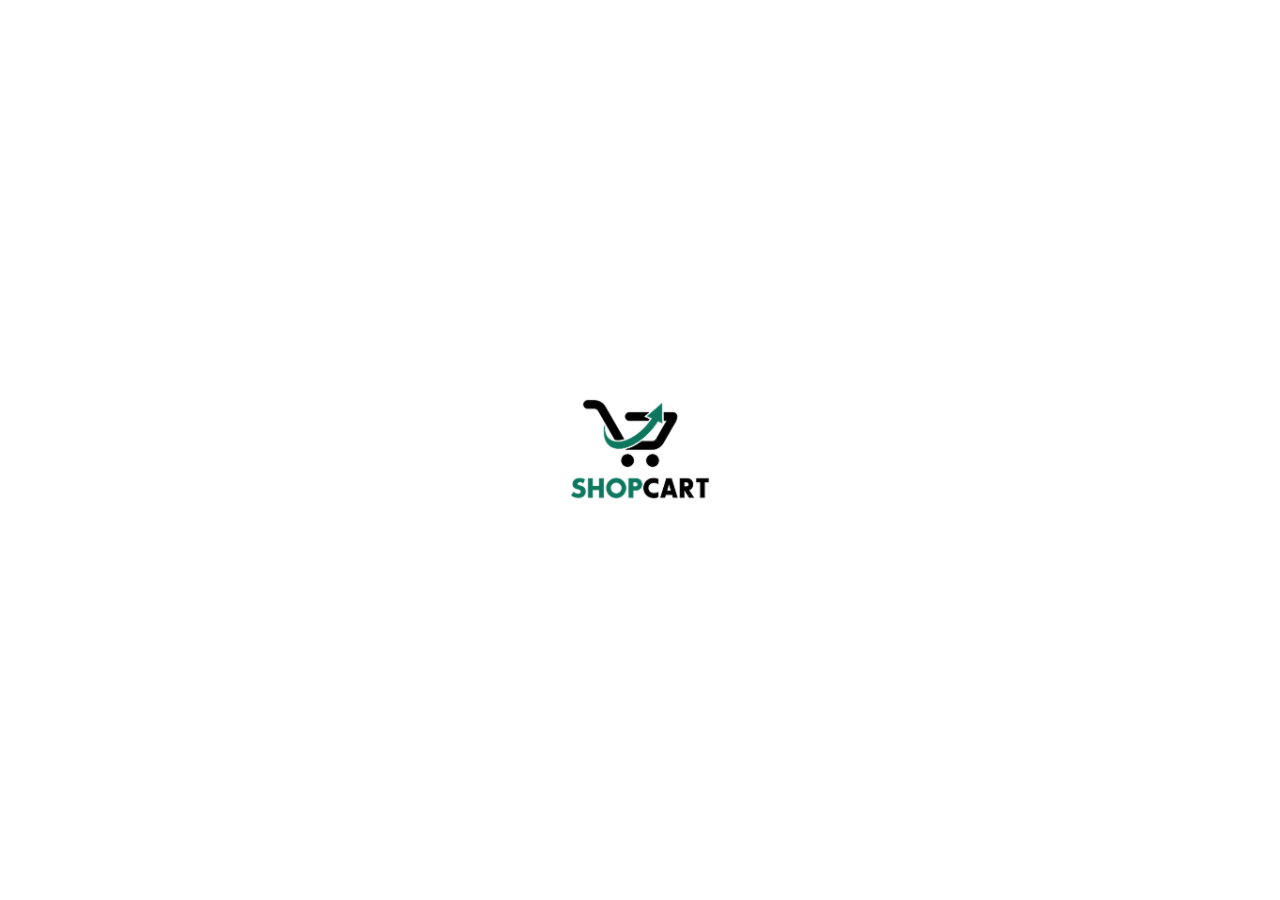
<file: index.html>
<!DOCTYPE html>
<html lang="en">

<head>
    <meta charset="UTF-8">
    <meta name="viewport" content="width=device-width, initial-scale=1.0">
    <title>Shopcart</title>
    <link rel="stylesheet" href="style.css">
</head>

<body>
    <div class="box">
        <img src="image/shopcart_logo_green_black 1 (1).png" alt="" Shopcart logo ">

    </div>
</body>

</html>
</file>
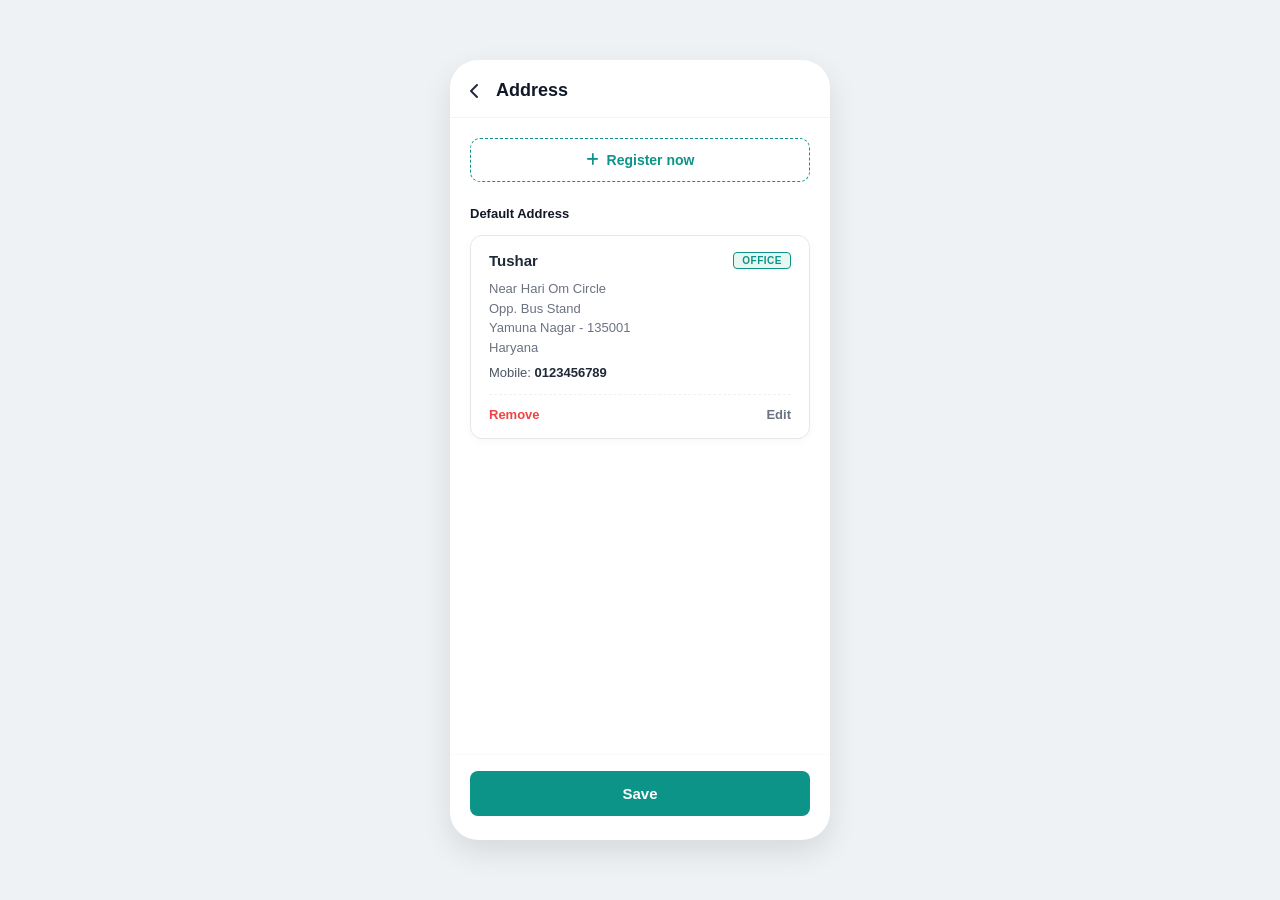
<file: address.html>
<!DOCTYPE html>
<html lang="en">

<head>
    <meta charset="UTF-8" />
    <meta name="viewport" content="width=device-width, initial-scale=1.0" />
    <title>Saved Addresses</title>
    <!-- Font Awesome Icons -->
    <link rel="stylesheet" href="https://cdnjs.cloudflare.com/ajax/libs/font-awesome/6.4.0/css/all.min.css" />
    <!-- External CSS -->
    <link rel="stylesheet" href="address.css" />
</head>

<body>

    <div class="mobile-container">
        <!-- Top Header -->
        <header class="top-bar">
            <i class="fa-solid fa-chevron-left back-btn"></i>
            <h2>Address</h2>
        </header>

        <!-- Main Content -->
        <main class="content">
            <!-- Register / Add New Address Button -->
            <button class="register-btn" type="button">
                <i class="fa-solid fa-plus"></i> Register now
            </button>

            <!-- Section Subheading -->
            <h3 class="section-title">Default Address</h3>

            <!-- Address Card -->
            <div class="address-card">
                <div class="card-header">
                    <span class="user-name">Tushar</span>
                    <span class="tag">OFFICE</span>
                </div>

                <p class="address-line">Near Hari Om Circle</p>
                <p class="address-line">Opp. Bus Stand</p>
                <p class="address-line">Yamuna Nagar - 135001</p>
                <p class="address-line">Haryana</p>
                <p class="phone-line">Mobile: <span>0123456789</span></p>

                <!-- Actions: Remove & Edit -->
                <div class="card-actions">
                    <button type="button" class="btn-remove">Remove</button>
                    <button type="button" class="btn-edit">Edit</button>
                </div>
            </div>
        </main>

        <!-- Bottom Action Button -->
        <footer class="bottom-wrapper">
            <button type="button" class="save-btn">Save</button>
        </footer>
    </div>

</body>

</html>
</file>
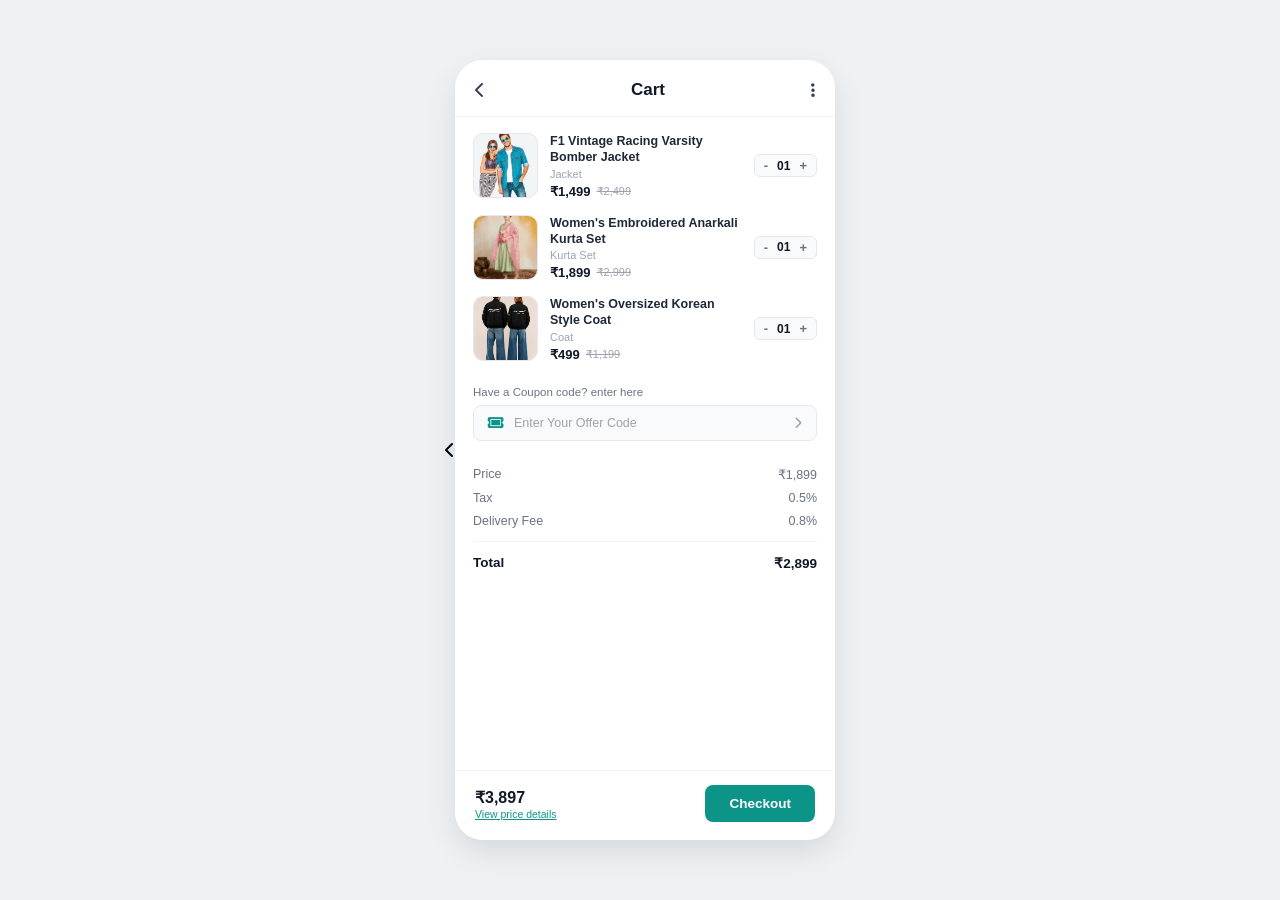
<file: cart.html>
<!DOCTYPE html>
<html lang="en">

<head>
    <meta charset="UTF-8" />
    <meta name="viewport" content="width=device-width, initial-scale=1.0" />
    <title>Cart</title>
    <!-- Font Awesome Icons -->
    <link rel="stylesheet" href="https://cdnjs.cloudflare.com/ajax/libs/font-awesome/6.4.0/css/all.min.css" />
    <i class="fa-solid fa-chevron-left back-btn" onclick="history.back()"></i>
    <!-- External CSS -->
    <link rel="stylesheet" href="cart.css" />
</head>

<body>

    <div class="mobile-container">
        <!-- Top Header -->
        <header class="top-bar">
            <i class="fa-solid fa-chevron-left back-btn"></i>
            <h2>Cart</h2>
            <i class="fa-solid fa-ellipsis-vertical menu-btn"></i>
        </header>

        <!-- Scrollable Content -->
        <main class="content">

            <!-- Cart Items List -->
            <section class="cart-items">

                <!-- Item 1 -->
                <article class="cart-item">
                    <div class="item-img-box">

                        <img src="image/cb2c4342d00e7feb904aafccd39e49d6093cbe46.png" alt="F1 Bomber Jacket" class="item-img" />
                    </div>
                    <div class="item-details">
                        <h3 class="item-title">F1 Vintage Racing Varsity Bomber Jacket</h3>
                        <span class="item-sub">Jacket</span>
                        <div class="price-row">
                            <span class="current-price">₹1,499</span>
                            <span class="old-price">₹2,499</span>
                        </div>
                    </div>
                    <div class="quantity-controller">
                        <button class="qty-btn" type="button">-</button>
                        <span class="qty-val">01</span>
                        <button class="qty-btn" type="button">+</button>
                    </div>
                </article>

                <!-- Item 2 -->
                <article class="cart-item">
                    <div class="item-img-box">

                        <img src="image/687fee7600c07ecb2e3e266956a2fae740f07389.png" alt="Kurta Set" class="item-img" />
                    </div>
                    <div class="item-details">
                        <h3 class="item-title">Women's Embroidered Anarkali Kurta Set</h3>
                        <span class="item-sub">Kurta Set</span>
                        <div class="price-row">
                            <span class="current-price">₹1,899</span>
                            <span class="old-price">₹2,999</span>
                        </div>
                    </div>
                    <div class="quantity-controller">
                        <button class="qty-btn" type="button">-</button>
                        <span class="qty-val">01</span>
                        <button class="qty-btn" type="button">+</button>
                    </div>
                </article>

                <!-- Item 3 -->
                <article class="cart-item">
                    <div class="item-img-box">

                        <img src="image/1a32609385dae9dfd55d7668174870a70145502f.png" alt="Korean Style Coat" class="item-img" />
                    </div>
                    <div class="item-details">
                        <h3 class="item-title">Women's Oversized Korean Style Coat</h3>
                        <span class="item-sub">Coat</span>
                        <div class="price-row">
                            <span class="current-price">₹499</span>
                            <span class="old-price">₹1,199</span>
                        </div>
                    </div>
                    <div class="quantity-controller">
                        <button class="qty-btn" type="button">-</button>
                        <span class="qty-val">01</span>
                        <button class="qty-btn" type="button">+</button>
                    </div>
                </article>

            </section>

            <!-- Coupon / Promo Input -->
            <section class="coupon-section">
                <label class="coupon-label">Have a Coupon code? enter here</label>
                <div class="coupon-box">
                    <div class="coupon-input-wrap">
                        <i class="fa-solid fa-ticket coupon-icon"></i>
                        <input type="text" placeholder="Enter Your Offer Code" />
                    </div>
                    <i class="fa-solid fa-chevron-right coupon-arrow"></i>
                </div>
            </section>

            <!-- Order Summary Bill -->
            <section class="bill-details">
                <div class="bill-row">
                    <span>Price</span>
                    <span>₹1,899</span>
                </div>
                <div class="bill-row">
                    <span>Tax</span>
                    <span>0.5%</span>
                </div>
                <div class="bill-row">
                    <span>Delivery Fee</span>
                    <span>0.8%</span>
                </div>
                <div class="bill-divider"></div>
                <div class="bill-row total-row">
                    <span>Total</span>
                    <span class="total-amt">₹2,899</span>
                </div>
            </section>

        </main>

        <!-- Checkout Footer Bar -->
        <footer class="cart-footer">
            <div class="checkout-total">
                <span class="final-amt">₹3,897</span>
                <a href="#" class="view-price-link">View price details</a>
            </div>
            <button type="button" class="checkout-btn">Checkout</button>
        </footer>
    </div>

</body>

</html>
</file>
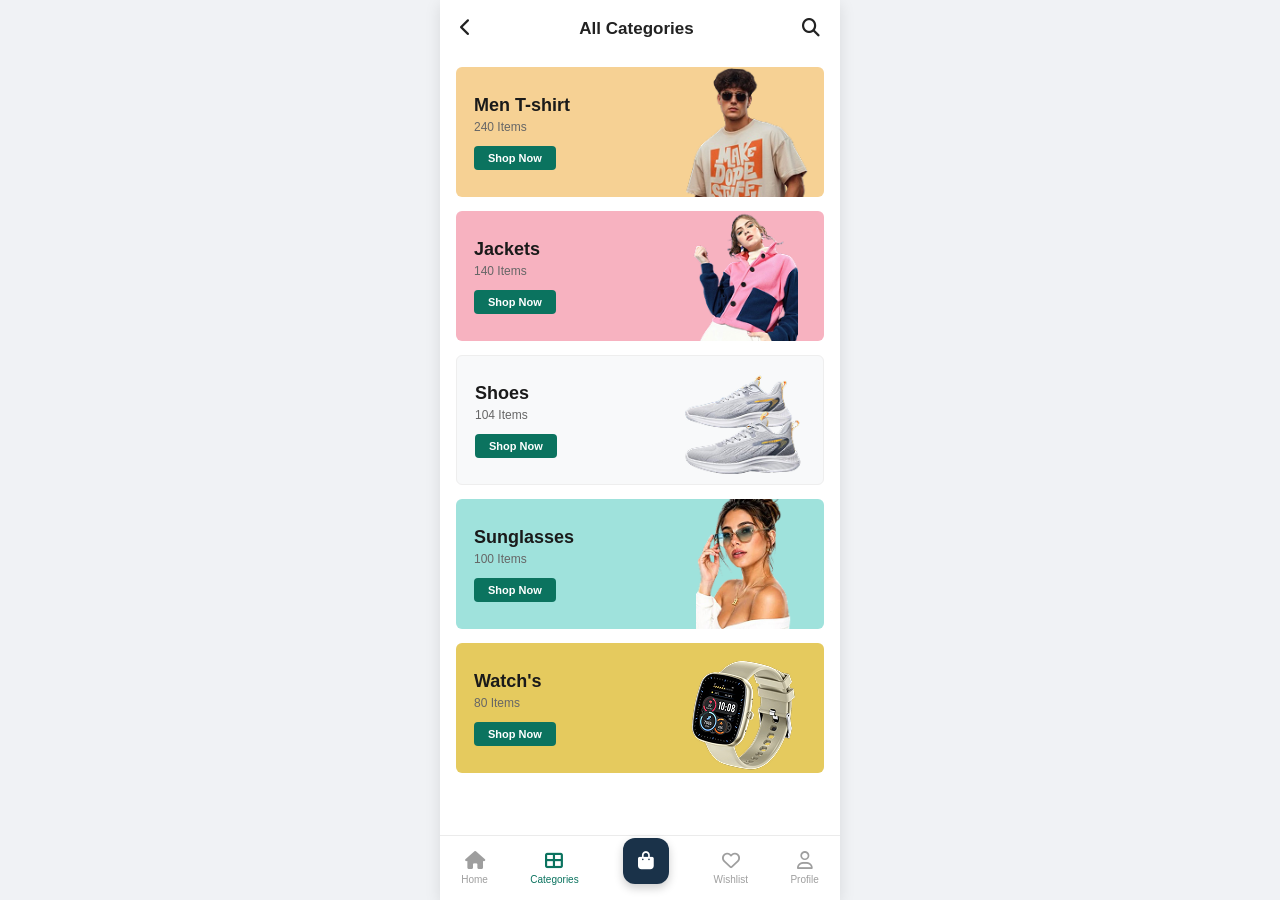
<file: categories.html>
<!DOCTYPE html>
<html lang="en">

<head>
    <meta charset="UTF-8">
    <meta name="viewport" content="width=device-width, initial-scale=1.0">
    <title>All Categories</title>
    <link rel="stylesheet" href="categories.css">
    <!-- FontAwesome Icons -->
    <link rel="stylesheet" href="https://cdnjs.cloudflare.com/ajax/libs/font-awesome/6.4.0/css/all.min.css">
</head>

<body>

    <div class="mobile-container">
        <!-- Header -->
        <header class="header">
            <button class="icon-btn"><i class="fa-solid fa-chevron-left"></i></button>
            <h2>All Categories</h2>
            <button class="icon-btn"><i class="fa-solid fa-magnifying-glass"></i></button>
        </header>

        <!-- Categories List -->
        <div class="categories-list">

            <!-- Men T-shirt Card -->
            <div class="category-card card-yellow">
                <div class="card-content">
                    <h3>Men T-shirt</h3>
                    <p>240 Items</p>
                    <a href="#" class="shop-btn">Shop Now</a>
                </div>
                <div class="card-image">
                    <img src="image/shopping-removebg-preview 1.png" alt="Men T-shirt">
                </div>
            </div>

            <!-- Jackets Card -->
            <div class="category-card card-pink">
                <div class="card-content">
                    <h3>Jackets</h3>
                    <p>140 Items</p>
                    <a href="#" class="shop-btn">Shop Now</a>
                </div>
                <div class="card-image">
                    <img src="image/shopping__1_-removebg-preview 1.png" alt="Jackets">
                </div>
            </div>

            <!-- Shoes Card -->
            <div class="category-card card-white">
                <div class="card-content">
                    <h3>Shoes</h3>
                    <p>104 Items</p>
                    <a href="#" class="shop-btn">Shop Now</a>
                </div>
                <div class="card-image">
                    <img src="image/Sc490c0e8d2c446fb9d0e61821f5d8818K-removebg-preview 1.png" alt="Shoes">
                </div>
            </div>

            <!-- Sunglasses Card -->
            <div class="category-card card-cyan">
                <div class="card-content">
                    <h3>Sunglasses</h3>
                    <p>100 Items</p>
                    <a href="#" class="shop-btn">Shop Now</a>
                </div>
                <div class="card-image">
                    <img src="image/images-removebg-preview (2) 1 (1).png" alt="Sunglasses">
                </div>
            </div>

            <!-- Watch's Card -->
            <div class="category-card card-gold">
                <div class="card-content">
                    <h3>Watch's</h3>
                    <p>80 Items</p>
                    <a href="#" class="shop-btn">Shop Now</a>
                </div>
                <div class="card-image">
                    <img src="image/Pulse-removebg-preview (1) 1.png" alt="Watch's">
                </div>
            </div>

        </div>

        <!-- Bottom Navigation Bar -->
        <nav class="bottom-nav">
            <a href="#" class="nav-item">
                <i class="fa-solid fa-house"></i>
                <span>Home</span>
            </a>
            <a href="#" class="nav-item active">
                <i class="fa-solid fa-table-cells-large"></i>
                <span>Categories</span>
            </a>
            <div class="floating-btn-wrapper">
                <button class="floating-center-btn">
                    <i class="fa-solid fa-bag-shopping"></i>
                </button>
            </div>
            <a href="#" class="nav-item">
                <i class="fa-regular fa-heart"></i>
                <span>Wishlist</span>
            </a>
            <a href="#" class="nav-item">
                <i class="fa-regular fa-user"></i>
                <span>Profile</span>
            </a>
        </nav>
    </div>

</body>

</html>
</file>
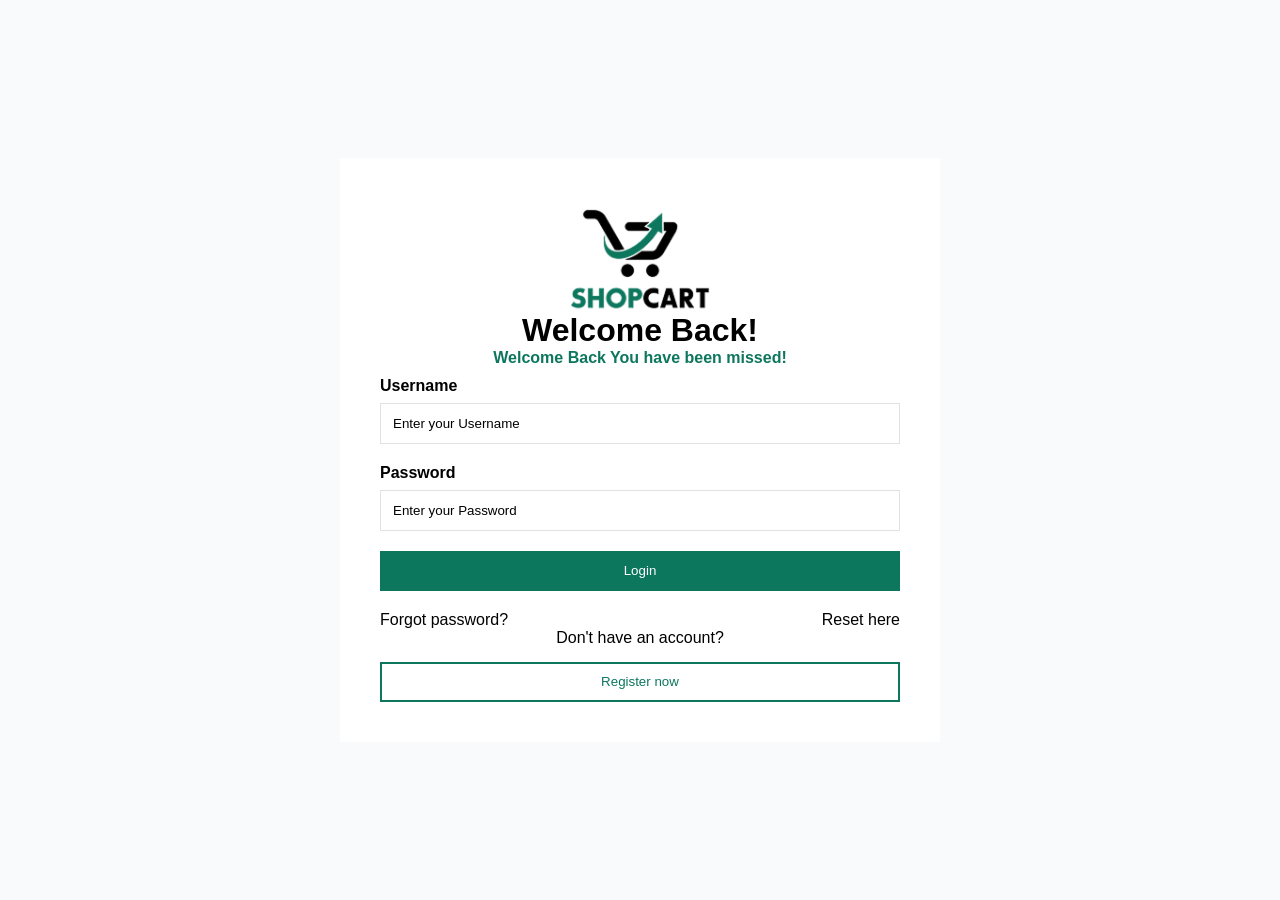
<file: login.html>
<!DOCTYPE html>
<html lang="en">

<head>
    <meta charset="UTF-8">
    <meta name="viewport" content="width=device-width, initial-scale=1.0">
    <title>LOGIN</title>
    <link rel="stylesheet" href="login.css">
</head>

<body>
    <div class="container">
        <div class="new">
            <img src="image/shopcart_logo_green_black 1 (1).png" alt="shoping logo">
            <h1>Welcome Back!</h1>
            <h4>Welcome Back You have been missed!</h4>
        </div>
        <form class="form">
            <label class="label">Username</label>
            <input type="text" class="input" name="username" placeholder="Enter your Username">
            <label class="label">Password</label>
            <input type="password" class="input" name="password" placeholder="Enter your Password">
            <button class="login-btn">Login</button>
        </form>
        <div class="links">
            <span>Forgot password?</span>
            <span class="link">Reset here</span>
        </div>
        <p class="text">Don't have an account?</p>
        <button class="register">Register now</button>
    </div>
    </div>

</body>

</html>
</file>
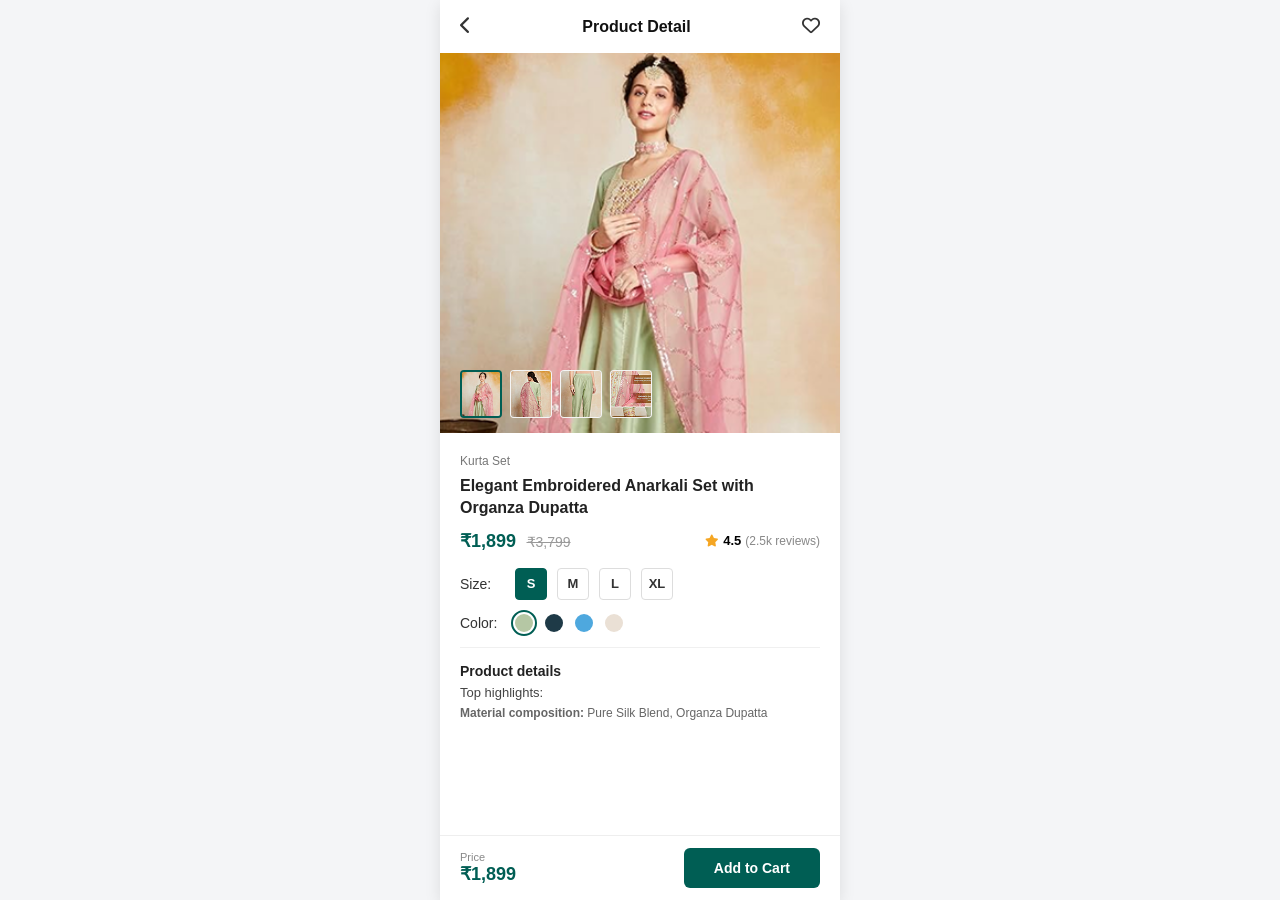
<file: product.html>
<!DOCTYPE html>
<html lang="en">

<head>
    <meta charset="UTF-8">
    <meta name="viewport" content="width=device-width, initial-scale=1.0">
    <title>Product Detail</title>
    <link rel="stylesheet" href="product.css">
    <!-- FontAwesome for icons -->
    <link rel="stylesheet" href="https://cdnjs.cloudflare.com/ajax/libs/font-awesome/6.4.0/css/all.min.css">
</head>

<body>

    <div class="mobile-container">
        <!-- Header -->
        <header class="header">
            <button class="icon-btn"><i class="fa-solid fa-chevron-left"></i></button>
            <h2>Product Detail</h2>
            <button class="icon-btn"><i class="fa-regular fa-heart"></i></button>
        </header>

        <!-- Main Image Section -->
        <div class="main-image-container">
            <img src="image/image 3.png" alt="Main Product Image" class="main-image" id="mainImg">

            <!-- Thumbnail Gallery -->
            <div class="thumbnails">
                <img src="image/image 3.png" alt="Thumb 1" class="thumb active">
                <img src="image/image 4.png" alt="Thumb 2" class="thumb">
                <img src="image/image 4 (3).png" alt="Thumb 3" class="thumb">
                <img src="image/image 4 (2).png" alt="Thumb 4" class="thumb">
            </div>
        </div>

        <!-- Product Details Content -->
        <div class="product-info">
            <span class="category-tag">Kurta Set</span>
            <h1 class="product-title">Elegant Embroidered Anarkali Set with Organza Dupatta</h1>

            <div class="price-rating-row">
                <div class="price-box">
                    <span class="current-price">₹1,899</span>
                    <span class="original-price">₹3,799</span>
                </div>
                <div class="rating-box">
                    <i class="fa-solid fa-star"></i>
                    <span>4.5</span>
                    <span class="reviews-count">(2.5k reviews)</span>
                </div>
            </div>

            <!-- Size Selection -->
            <div class="option-row">
                <span class="option-label">Size:</span>
                <div class="size-options">
                    <button class="size-btn active">S</button>
                    <button class="size-btn">M</button>
                    <button class="size-btn">L</button>
                    <button class="size-btn">XL</button>
                </div>
            </div>

            <!-- Color Selection -->
            <div class="option-row">
                <span class="option-label">Color:</span>
                <div class="color-options">
                    <span class="color-dot color-1 active"></span>
                    <span class="color-dot color-2"></span>
                    <span class="color-dot color-3"></span>
                    <span class="color-dot color-4"></span>
                </div>
            </div>

            <!-- Product Description / Details -->
            <div class="details-section">
                <h3>Product details</h3>
                <p class="highlight-title">Top highlights:</p>
                <p class="detail-text"><strong>Material composition:</strong> Pure Silk Blend, Organza Dupatta</p>
            </div>
        </div>

        <!-- Bottom Sticky Bar -->
        <div class="bottom-bar">
            <div class="bottom-price">
                <span class="price-label">Price</span>
                <span class="final-price">₹1,899</span>
            </div>
            <button class="add-to-cart-btn">Add to Cart</button>
        </div>
    </div>

</body>

</html>
</file>
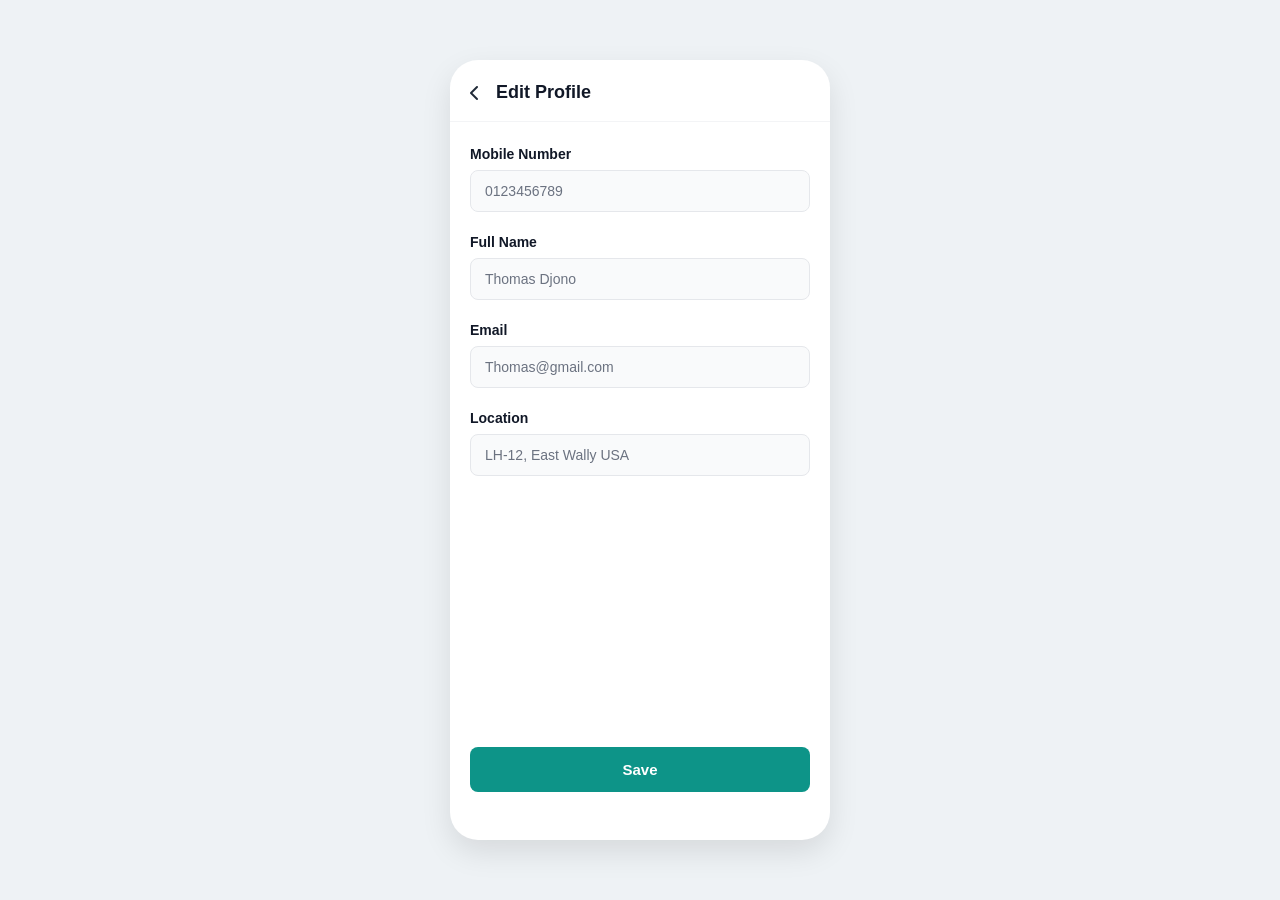
<file: profile-menu.html>
<!DOCTYPE html>
<html lang="en">

<head>
    <meta charset="UTF-8" />
    <meta name="viewport" content="width=device-width, initial-scale=1.0" />
    <title>Edit Profile</title>
    <!-- Font Awesome Icons -->
    <link rel="stylesheet" href="https://cdnjs.cloudflare.com/ajax/libs/font-awesome/6.4.0/css/all.min.css" />
    <!-- External CSS -->
    <link rel="stylesheet" href="profile-menu.css" />
</head>

<body>

    <div class="mobile-container">
        <!-- Top Header -->
        <header class="top-bar">
            <i class="fa-solid fa-chevron-left back-btn"></i>
            <h2>Edit Profile</h2>
        </header>

        <!-- Form Section -->
        <form class="form-container">
            <div class="form-group">
                <label for="mobile">Mobile Number</label>
                <input type="tel" id="mobile" value="0123456789" placeholder="Enter mobile number" />
            </div>

            <div class="form-group">
                <label for="name">Full Name</label>
                <input type="text" id="name" value="Thomas Djono" placeholder="Enter full name" />
            </div>

            <div class="form-group">
                <label for="email">Email</label>
                <input type="email" id="email" value="Thomas@gmail.com" placeholder="Enter email" />
            </div>

            <div class="form-group">
                <label for="location">Location</label>
                <input type="text" id="location" value="LH-12, East Wally USA" placeholder="Enter location" />
            </div>

            <!-- Save Button -->
            <div class="button-wrapper">
                <button type="submit" class="save-btn">Save</button>
            </div>
        </form>
    </div>

</body>

</html>
</file>
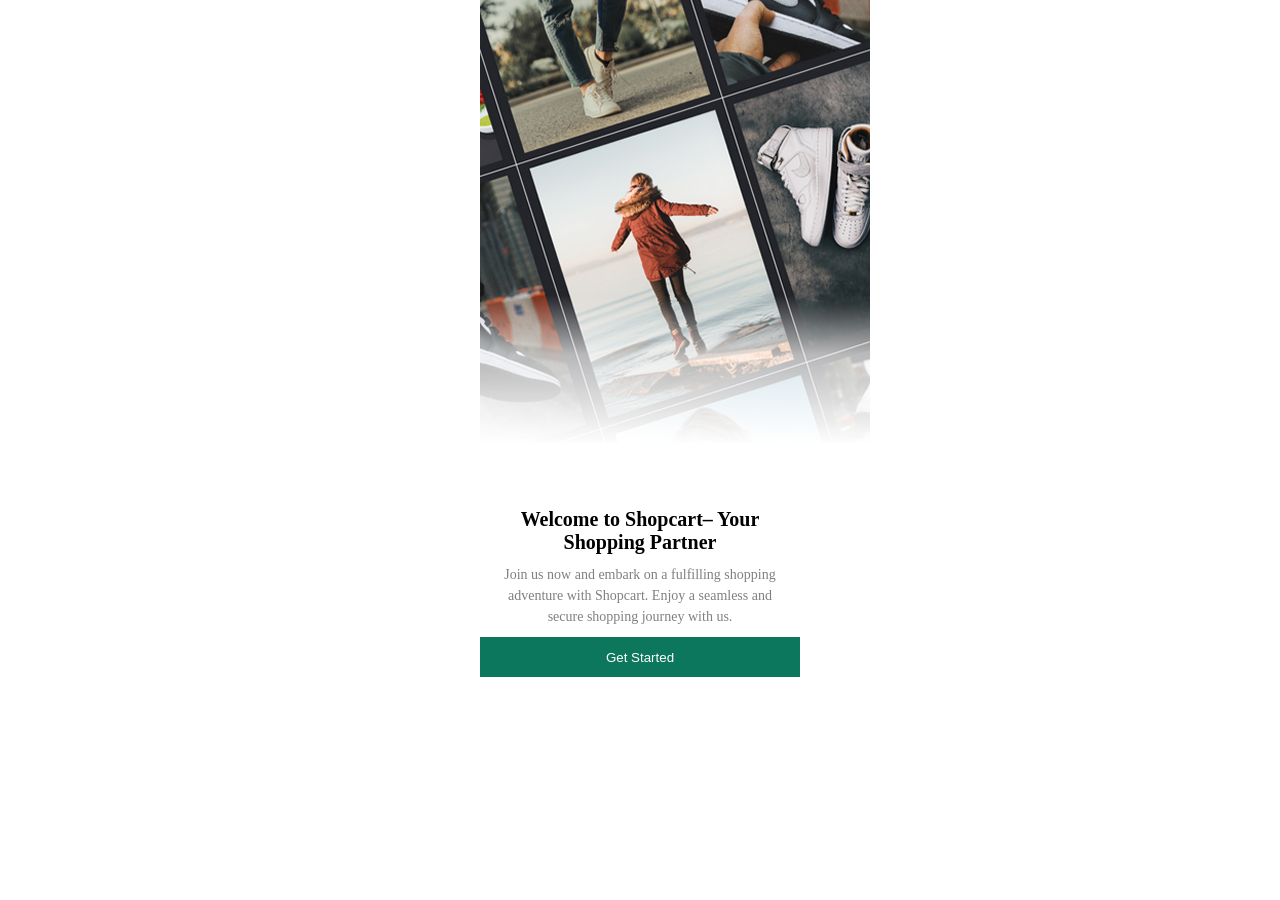
<file: welcome.html>
<!DOCTYPE html>
<html lang="en">

<head>
    <meta charset="UTF-8">
    <meta name="viewport" content="width=device-width, initial-scale=1.0">
    <title>Welcome</title>
    <link rel="stylesheet" href="welcome.css">
</head>

<body>
    <div>
        <div class="container">
            <div class="box">
                <img src="image/1.png">
            </div>

        </div>
        <div class="welcome-text"> Welcome to Shopcart– Your<br> Shopping Partner
        </div>
        <p class="welcome-description">Join us now and embark on a fulfilling shopping <br>adventure with Shopcart. Enjoy a seamless and <br>secure shopping journey with us.</p>
        <button>Get Started</button>
    </div>
    </div>
</body>

</html>
</file>
<file: style.css>
* {
    margin: 0;
    padding: 0;
    box-sizing: border-box;
}

.box {
    height: 100vh;
    display: flex;
    justify-content: center;
    align-items: center;
}

.box img {
    width: 140px;
}
</file>
<file: address.css>
* {
    margin: 0;
    padding: 0;
    box-sizing: border-box;
    font-family: -apple-system, BlinkMacSystemFont, "Segoe UI", Roboto, Helvetica, Arial, sans-serif;
}

body {
    background-color: #eef2f5;
    display: flex;
    justify-content: center;
    align-items: center;
    min-height: 100vh;
}


/* Mobile Frame */

.mobile-container {
    width: 100%;
    max-width: 380px;
    height: 780px;
    background-color: #ffffff;
    border-radius: 28px;
    overflow: hidden;
    display: flex;
    flex-direction: column;
    box-shadow: 0 12px 30px rgba(0, 0, 0, 0.1);
    position: relative;
}


/* Top Bar */

.top-bar {
    display: flex;
    align-items: center;
    gap: 16px;
    padding: 20px 20px 16px 20px;
    border-bottom: 1px solid #f3f4f6;
}

.back-btn {
    font-size: 16px;
    color: #1f2937;
    cursor: pointer;
}

.top-bar h2 {
    font-size: 18px;
    font-weight: 700;
    color: #111827;
}


/* Content Area */

.content {
    flex: 1;
    padding: 20px;
    overflow-y: auto;
}


/* + Register now Button */

.register-btn {
    width: 100%;
    padding: 13px;
    background-color: transparent;
    border: 1.5px dashed #0d9488;
    color: #0d9488;
    border-radius: 10px;
    font-size: 14px;
    font-weight: 600;
    display: flex;
    align-items: center;
    justify-content: center;
    gap: 8px;
    cursor: pointer;
    margin-bottom: 24px;
    transition: all 0.2s ease;
}

.register-btn:hover {
    background-color: #f0fdfa;
}


/* Section Title */

.section-title {
    font-size: 13px;
    font-weight: 700;
    color: #111827;
    margin-bottom: 14px;
}


/* Address Card */

.address-card {
    background: #ffffff;
    border: 1px solid #e5e7eb;
    border-radius: 12px;
    padding: 16px 18px;
    box-shadow: 0 2px 8px rgba(0, 0, 0, 0.03);
}

.card-header {
    display: flex;
    justify-content: space-between;
    align-items: center;
    margin-bottom: 10px;
}

.user-name {
    font-size: 15px;
    font-weight: 700;
    color: #1f2937;
}

.tag {
    background-color: #e6f7f2;
    color: #0d9488;
    border: 1px solid #0d9488;
    font-size: 10px;
    font-weight: 700;
    padding: 2px 8px;
    border-radius: 4px;
    letter-spacing: 0.5px;
}

.address-line {
    font-size: 13px;
    color: #6b7280;
    line-height: 1.5;
}

.phone-line {
    font-size: 13px;
    color: #4b5563;
    margin-top: 8px;
    font-weight: 500;
}

.phone-line span {
    color: #1f2937;
    font-weight: 600;
}


/* Edit / Remove actions */

.card-actions {
    display: flex;
    justify-content: space-between;
    align-items: center;
    margin-top: 14px;
    padding-top: 12px;
    border-top: 1px dashed #f0f0f0;
}

.btn-remove {
    background: none;
    border: none;
    color: #ef4444;
    font-size: 13px;
    font-weight: 600;
    cursor: pointer;
}

.btn-edit {
    background: none;
    border: none;
    color: #6b7280;
    font-size: 13px;
    font-weight: 600;
    cursor: pointer;
}

.btn-remove:hover {
    text-decoration: underline;
}

.btn-edit:hover {
    color: #0d9488;
}


/* Bottom Save Button */

.bottom-wrapper {
    padding: 16px 20px 24px 20px;
    border-top: 1px solid #f9fafb;
}

.save-btn {
    width: 100%;
    padding: 14px;
    background-color: #0d9488;
    color: #ffffff;
    border: none;
    border-radius: 8px;
    font-size: 15px;
    font-weight: 600;
    cursor: pointer;
    transition: background-color 0.2s ease;
}

.save-btn:hover {
    background-color: #0f766e;
}
</file>
<file: cart.css>
* {
    margin: 0;
    padding: 0;
    box-sizing: border-box;
    font-family: -apple-system, BlinkMacSystemFont, "Segoe UI", Roboto, Helvetica, Arial, sans-serif;
}

body {
    background-color: #eef2f5;
    display: flex;
    justify-content: center;
    align-items: center;
    min-height: 100vh;
}


/* Mobile Screen Wrapper */

.mobile-container {
    width: 100%;
    max-width: 380px;
    height: 780px;
    background-color: #ffffff;
    border-radius: 28px;
    overflow: hidden;
    display: flex;
    flex-direction: column;
    box-shadow: 0 12px 30px rgba(0, 0, 0, 0.1);
    position: relative;
}


/* Top Navigation Bar */

.top-bar {
    display: flex;
    align-items: center;
    justify-content: space-between;
    padding: 20px 20px 16px 20px;
    border-bottom: 1px solid #f3f4f6;
}

.top-bar h2 {
    font-size: 17px;
    font-weight: 700;
    color: #111827;
}

.top-bar i {
    font-size: 16px;
    color: #374151;
    cursor: pointer;
}


/* Scrollable Container */

.content {
    flex: 1;
    overflow-y: auto;
    padding: 16px 18px 24px 18px;
}


/* Cart Items Section */

.cart-items {
    display: flex;
    flex-direction: column;
    gap: 16px;
    margin-bottom: 24px;
}

.cart-item {
    display: flex;
    align-items: center;
    gap: 12px;
}


/* Image Box / Placeholder */

.item-img-box {
    width: 65px;
    height: 65px;
    border-radius: 10px;
    background-color: #f3f4f6;
    border: 1px solid #e5e7eb;
    overflow: hidden;
    flex-shrink: 0;
}

.item-img {
    width: 100%;
    height: 100%;
    object-fit: cover;
    display: block;
}

.item-details {
    flex: 1;
    display: flex;
    flex-direction: column;
    gap: 2px;
}

.item-title {
    font-size: 12.5px;
    font-weight: 700;
    color: #1f2937;
    line-height: 1.3;
}

.item-sub {
    font-size: 11px;
    color: #9ca3af;
}

.price-row {
    display: flex;
    align-items: center;
    gap: 6px;
    margin-top: 2px;
}

.current-price {
    font-size: 13px;
    font-weight: 700;
    color: #111827;
}

.old-price {
    font-size: 11px;
    color: #9ca3af;
    text-decoration: line-through;
}


/* Quantity Controls (- 01 +) */

.quantity-controller {
    display: flex;
    align-items: center;
    background-color: #f9fafb;
    border: 1px solid #e5e7eb;
    border-radius: 6px;
    padding: 3px 6px;
    gap: 6px;
}

.qty-btn {
    background: none;
    border: none;
    font-size: 13px;
    font-weight: 600;
    color: #6b7280;
    cursor: pointer;
    padding: 0 3px;
}

.qty-val {
    font-size: 12px;
    font-weight: 600;
    color: #111827;
}


/* Coupon Box */

.coupon-section {
    margin-bottom: 22px;
}

.coupon-label {
    display: block;
    font-size: 11.5px;
    color: #6b7280;
    margin-bottom: 7px;
}

.coupon-box {
    display: flex;
    align-items: center;
    justify-content: space-between;
    background-color: #f9fafb;
    border: 1px solid #e5e7eb;
    border-radius: 8px;
    padding: 10px 14px;
}

.coupon-input-wrap {
    display: flex;
    align-items: center;
    gap: 10px;
    flex: 1;
}

.coupon-icon {
    color: #0d9488;
    font-size: 14px;
}

.coupon-input-wrap input {
    border: none;
    background: transparent;
    outline: none;
    font-size: 12.5px;
    color: #374151;
    width: 100%;
}

.coupon-input-wrap input::placeholder {
    color: #9ca3af;
}

.coupon-arrow {
    color: #9ca3af;
    font-size: 12px;
    cursor: pointer;
}


/* Bill Details */

.bill-details {
    display: flex;
    flex-direction: column;
    gap: 9px;
    padding-top: 4px;
}

.bill-row {
    display: flex;
    justify-content: space-between;
    font-size: 12.5px;
    color: #6b7280;
}

.bill-divider {
    height: 1px;
    background-color: #f3f4f6;
    margin: 4px 0;
}

.total-row {
    font-size: 13.5px;
    font-weight: 700;
    color: #111827;
}

.total-amt {
    font-weight: 800;
    color: #111827;
}


/* Cart Footer Bar */

.cart-footer {
    display: flex;
    align-items: center;
    justify-content: space-between;
    padding: 14px 20px 18px 20px;
    border-top: 1px solid #f3f4f6;
    background-color: #ffffff;
}

.checkout-total {
    display: flex;
    flex-direction: column;
}

.final-amt {
    font-size: 16px;
    font-weight: 800;
    color: #111827;
}

.view-price-link {
    font-size: 10.5px;
    color: #0d9488;
    text-decoration: underline;
    margin-top: 1px;
}

.checkout-btn {
    background-color: #0d9488;
    color: #ffffff;
    border: none;
    border-radius: 8px;
    padding: 11px 24px;
    font-size: 13.5px;
    font-weight: 600;
    cursor: pointer;
    transition: background-color 0.2s ease;
}

.checkout-btn:hover {
    background-color: #0f766e;
}
</file>
<file: categories.css>
* {
    margin: 0;
    padding: 0;
    box-sizing: border-box;
    font-family: -apple-system, BlinkMacSystemFont, "Segoe UI", Roboto, sans-serif;
}

body {
    background-color: #f0f2f5;
    display: flex;
    justify-content: center;
    align-items: center;
    min-height: 100vh;
}

.mobile-container {
    width: 100%;
    max-width: 400px;
    background-color: #ffffff;
    min-height: 100vh;
    position: relative;
    display: flex;
    flex-direction: column;
    box-shadow: 0 4px 15px rgba(0, 0, 0, 0.1);
    padding-bottom: 85px;
}


/* Header */

.header {
    display: flex;
    justify-content: space-between;
    align-items: center;
    padding: 18px 20px;
    background-color: #ffffff;
}

.header h2 {
    font-size: 17px;
    font-weight: 700;
    color: #222;
}

.icon-btn {
    background: none;
    border: none;
    font-size: 18px;
    cursor: pointer;
    color: #222;
}


/* Categories List */

.categories-list {
    padding: 10px 16px;
    display: flex;
    flex-direction: column;
    gap: 14px;
}


/* Category Cards */

.category-card {
    height: 130px;
    border-radius: 6px;
    display: flex;
    justify-content: space-between;
    align-items: center;
    padding: 18px;
    position: relative;
    overflow: hidden;
}

.card-content {
    display: flex;
    flex-direction: column;
    justify-content: center;
    z-index: 2;
}

.card-content h3 {
    font-size: 18px;
    font-weight: 700;
    color: #1a1a1a;
    margin-bottom: 4px;
}

.card-content p {
    font-size: 12px;
    color: #666;
    margin-bottom: 12px;
}

.shop-btn {
    display: inline-block;
    background-color: #0b735f;
    color: #ffffff;
    text-decoration: none;
    font-size: 11px;
    font-weight: 600;
    padding: 6px 14px;
    border-radius: 4px;
    width: fit-content;
}

.card-image {
    position: absolute;
    right: 10px;
    bottom: 0;
    height: 100%;
    width: 140px;
    display: flex;
    align-items: flex-end;
    justify-content: center;
}

.card-image img {
    max-height: 100%;
    max-width: 100%;
    object-fit: contain;
}


/* Card Background Themes */

.card-yellow {
    background-color: #f6d194;
}

.card-pink {
    background-color: #f7b2c0;
}

.card-white {
    background-color: #f8f9fa;
    border: 1px solid #eee;
}

.card-cyan {
    background-color: #9fe2dc;
}

.card-gold {
    background-color: #e5ca5e;
}


/* Bottom Navigation */

.bottom-nav {
    position: fixed;
    bottom: 0;
    width: 100%;
    max-width: 400px;
    height: 65px;
    background-color: #ffffff;
    border-top: 1px solid #ebebeb;
    display: flex;
    justify-content: space-around;
    align-items: center;
    z-index: 10;
}

.nav-item {
    display: flex;
    flex-direction: column;
    align-items: center;
    text-decoration: none;
    color: #9e9e9e;
    font-size: 10px;
    gap: 4px;
}

.nav-item i {
    font-size: 18px;
}

.nav-item.active {
    color: #0b735f;
}


/* Floating Center Button */

.floating-btn-wrapper {
    position: relative;
    width: 50px;
    display: flex;
    justify-content: center;
}

.floating-center-btn {
    position: absolute;
    top: -30px;
    width: 46px;
    height: 46px;
    background-color: #1a3249;
    border: none;
    border-radius: 12px;
    display: flex;
    align-items: center;
    justify-content: center;
    color: #ffffff;
    font-size: 18px;
    cursor: pointer;
    box-shadow: 0 4px 10px rgba(0, 0, 0, 0.2);
}
</file>
<file: login.css>
* {
    margin: 0;
    padding: 0;
    box-sizing: border-box;
    font-family: 'Segoe UI', Tahoma, Geneva, Verdana, sans-serif;
}

body {
    background-color: #f8fafc;
    display: flex;
    justify-content: center;
    flex-direction: column;
    align-items: center;
    height: 100vh;
}

.container {
    width: 600px;
    background: white;
    padding: 40px;
}

.new {
    padding: 10px;
    margin: 10px;
    text-align: center;
    width: 140px;
    white-space: nowrap;
    display: flex;
    flex-direction: column;
    align-items: center;
    margin: auto;
}

h4 {
    text-align: center;
    color: #0D775E;
}

.container img {
    width: 140px;
}

.form input {
    width: 100%;
    padding: 12px;
    margin: 8px 0 20px;
}

.login-btn {
    background-color: #0D775E;
    color: white;
    border: none;
    padding: 10px 50px;
    width: 100%;
    height: 40px;
    display: block;
    margin: auto;
}

.input {
    color: aliceblue;
}

.links {
    display: flex;
    justify-content: space-between;
    margin-top: 20px;
}

.text {
    text-align: center;
    margin: auto;
}

.register {
    background-color: white;
    border: #0D775E 2px solid;
    color: #0D775E;
    padding: 10px 50px;
    width: 100%;
    height: 40px;
    margin-top: 15px;
}

.input {
    border: #E2E2E2 1px solid;
}

::placeholder {
    color: black;
}

.label {
    font-weight: bold;
}
</file>
<file: product.css>
* {
    margin: 0;
    padding: 0;
    box-sizing: border-box;
    font-family: -apple-system, BlinkMacSystemFont, "Segoe UI", Roboto, sans-serif;
}

body {
    background-color: #f4f5f7;
    display: flex;
    justify-content: center;
    align-items: center;
    min-height: 100vh;
}

.mobile-container {
    width: 100%;
    max-width: 400px;
    background-color: #ffffff;
    min-height: 100vh;
    position: relative;
    display: flex;
    flex-direction: column;
    box-shadow: 0 4px 15px rgba(0, 0, 0, 0.1);
    padding-bottom: 75px;
}


/* Header */

.header {
    display: flex;
    justify-content: space-between;
    align-items: center;
    padding: 16px 20px;
    background-color: #ffffff;
}

.header h2 {
    font-size: 16px;
    font-weight: 600;
    color: #111;
}

.icon-btn {
    background: none;
    border: none;
    font-size: 18px;
    cursor: pointer;
    color: #333;
}


/* Image Container */

.main-image-container {
    position: relative;
    width: 100%;
    height: 380px;
    background-color: #eaeaea;
}

.main-image {
    width: 100%;
    height: 100%;
    object-fit: cover;
    display: block;
}


/* Thumbnails */

.thumbnails {
    position: absolute;
    bottom: 15px;
    left: 20px;
    display: flex;
    gap: 8px;
}

.thumb {
    width: 42px;
    height: 48px;
    border-radius: 4px;
    border: 1.5px solid rgba(255, 255, 255, 0.8);
    object-fit: cover;
    background-color: #ccc;
    cursor: pointer;
}

.thumb.active {
    border: 2px solid #005e54;
}


/* Product Info */

.product-info {
    padding: 18px 20px;
}

.category-tag {
    font-size: 12px;
    color: #777;
    font-weight: 500;
}

.product-title {
    font-size: 16px;
    font-weight: 600;
    color: #222;
    margin: 6px 0 10px 0;
    line-height: 1.4;
}

.price-rating-row {
    display: flex;
    justify-content: space-between;
    align-items: center;
    margin-bottom: 16px;
}

.current-price {
    font-size: 18px;
    font-weight: 700;
    color: #005e54;
}

.original-price {
    font-size: 14px;
    color: #999;
    text-decoration: line-through;
    margin-left: 6px;
}

.rating-box {
    display: flex;
    align-items: center;
    gap: 4px;
    font-size: 13px;
    font-weight: 600;
}

.rating-box i {
    color: #f5a623;
    font-size: 12px;
}

.reviews-count {
    color: #888;
    font-weight: 400;
    font-size: 12px;
}


/* Options */

.option-row {
    display: flex;
    align-items: center;
    margin-bottom: 14px;
}

.option-label {
    width: 55px;
    font-size: 14px;
    font-weight: 500;
    color: #333;
}

.size-options {
    display: flex;
    gap: 10px;
}

.size-btn {
    width: 32px;
    height: 32px;
    border-radius: 4px;
    border: 1px solid #ddd;
    background: #fff;
    font-size: 13px;
    font-weight: 600;
    color: #333;
    cursor: pointer;
}

.size-btn.active {
    background-color: #005e54;
    color: #ffffff;
    border-color: #005e54;
}

.color-options {
    display: flex;
    gap: 12px;
}

.color-dot {
    width: 18px;
    height: 18px;
    border-radius: 50%;
    cursor: pointer;
    border: 2px solid transparent;
}

.color-dot.active {
    outline: 2px solid #005e54;
    outline-offset: 2px;
}

.color-1 {
    background-color: #b5c7a4;
}

.color-2 {
    background-color: #1e3a47;
}

.color-3 {
    background-color: #4ea8de;
}

.color-4 {
    background-color: #eae0d5;
}


/* Details Section */

.details-section {
    margin-top: 15px;
    border-top: 1px solid #f0f0f0;
    padding-top: 15px;
}

.details-section h3 {
    font-size: 14px;
    font-weight: 600;
    color: #222;
    margin-bottom: 6px;
}

.highlight-title {
    font-size: 13px;
    font-weight: 500;
    color: #444;
    margin-bottom: 4px;
}

.detail-text {
    font-size: 12px;
    color: #666;
    line-height: 1.5;
}


/* Bottom Bar */

.bottom-bar {
    position: absolute;
    bottom: 0;
    left: 0;
    width: 100%;
    display: flex;
    justify-content: space-between;
    align-items: center;
    padding: 12px 20px;
    background-color: #ffffff;
    border-top: 1px solid #eee;
}

.bottom-price {
    display: flex;
    flex-direction: column;
}

.price-label {
    font-size: 11px;
    color: #888;
}

.final-price {
    font-size: 18px;
    font-weight: 700;
    color: #005e54;
}

.add-to-cart-btn {
    background-color: #005e54;
    color: #ffffff;
    border: none;
    padding: 12px 30px;
    font-size: 14px;
    font-weight: 600;
    border-radius: 6px;
    cursor: pointer;
}
</file>
<file: profile-menu.css>
* {
    margin: 0;
    padding: 0;
    box-sizing: border-box;
    font-family: -apple-system, BlinkMacSystemFont, "Segoe UI", Roboto, Helvetica, Arial, sans-serif;
}

body {
    background-color: #eef2f5;
    display: flex;
    justify-content: center;
    align-items: center;
    min-height: 100vh;
}


/* Mobile Frame Container */

.mobile-container {
    width: 100%;
    max-width: 380px;
    height: 780px;
    background-color: #ffffff;
    border-radius: 28px;
    overflow: hidden;
    display: flex;
    flex-direction: column;
    box-shadow: 0 12px 30px rgba(0, 0, 0, 0.1);
}


/* Top App Bar */

.top-bar {
    display: flex;
    align-items: center;
    gap: 16px;
    padding: 22px 20px 18px 20px;
    border-bottom: 1px solid #f3f4f6;
}

.back-btn {
    font-size: 16px;
    color: #1f2937;
    cursor: pointer;
}

.top-bar h2 {
    font-size: 18px;
    font-weight: 700;
    color: #111827;
}


/* Form Layout */

.form-container {
    flex: 1;
    padding: 24px 20px;
    display: flex;
    flex-direction: column;
}

.form-group {
    margin-bottom: 22px;
}

.form-group label {
    display: block;
    font-size: 14px;
    font-weight: 700;
    color: #111827;
    margin-bottom: 8px;
}

.form-group input {
    width: 100%;
    padding: 12px 14px;
    background-color: #f9fafb;
    border: 1px solid #e5e7eb;
    border-radius: 8px;
    font-size: 14px;
    color: #6b7280;
    outline: none;
    transition: border-color 0.2s ease;
}

.form-group input:focus {
    border-color: #0d9488;
    background-color: #ffffff;
}


/* Save Button */

.button-wrapper {
    margin-top: auto;
    padding-bottom: 24px;
}

.save-btn {
    width: 100%;
    padding: 14px;
    background-color: #0d9488;
    color: #ffffff;
    border: none;
    border-radius: 8px;
    font-size: 15px;
    font-weight: 600;
    cursor: pointer;
    transition: background-color 0.2s ease;
}

.save-btn:hover {
    background-color: #0f766e;
}
</file>
<file: welcome.css>
* {
    margin: 0;
    padding: 0;
    box-sizing: border-box;
}

.container {
    width: 320px;
    margin: auto;
    align-items: center;
    justify-content: center;
}

body {
    font-family: Arail;
    margin: 0;
}

.welcome img {
    width: 220px;
    height: 300px;
    object-fit: cover;
    padding: 10px;
    gap: 10px;
}

.welcome-description {
    font-size: 14px;
    color: gray;
    text-align: center;
    line-height: 1.5;
    margin: 10px 15px;
}

.welcome-text {
    font-size: 20px;
    font-weight: bold;
    margin-top: 20px;
    text-align: center;
}

button {
    background-color: #0D775E;
    color: white;
    border: none;
    padding: 10px 50px;
    width: 320px;
    height: 40px;
    margin-top: 15px;
    display: block;
    margin: auto;
}
</file>
